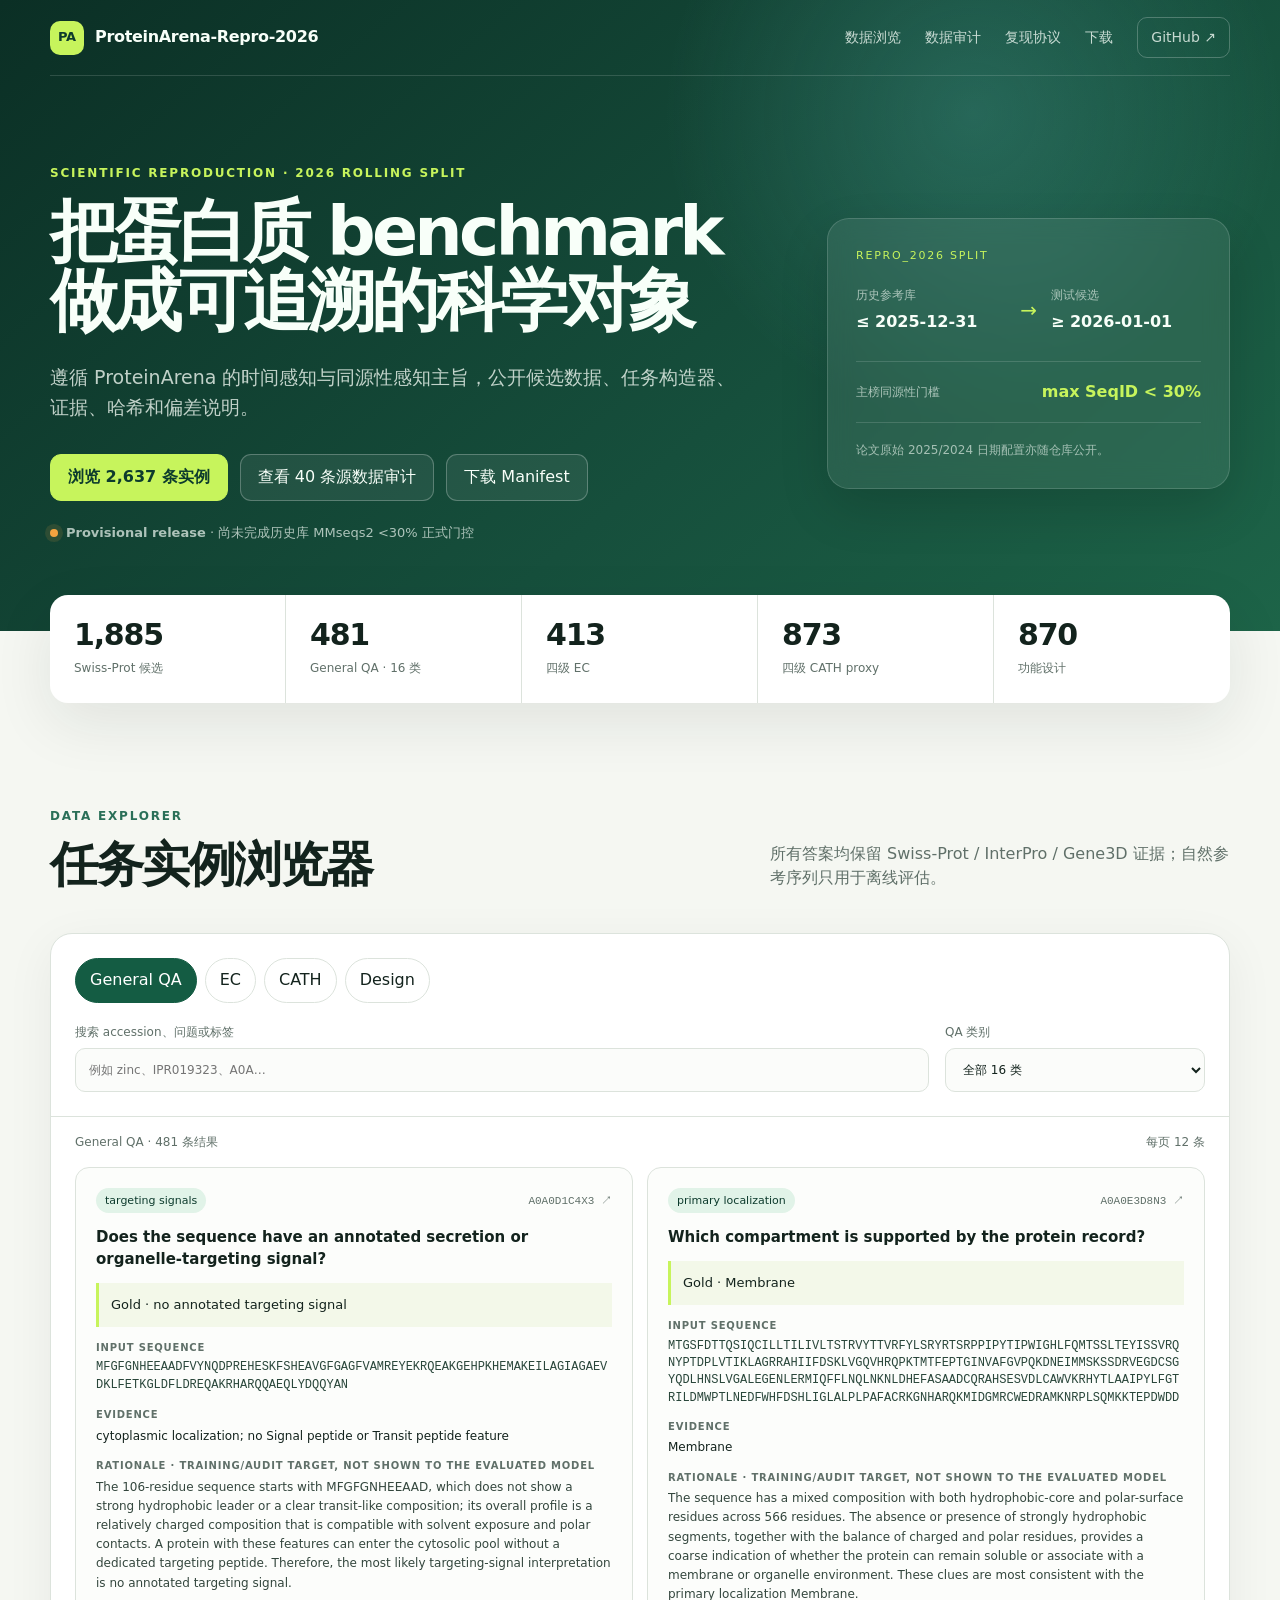
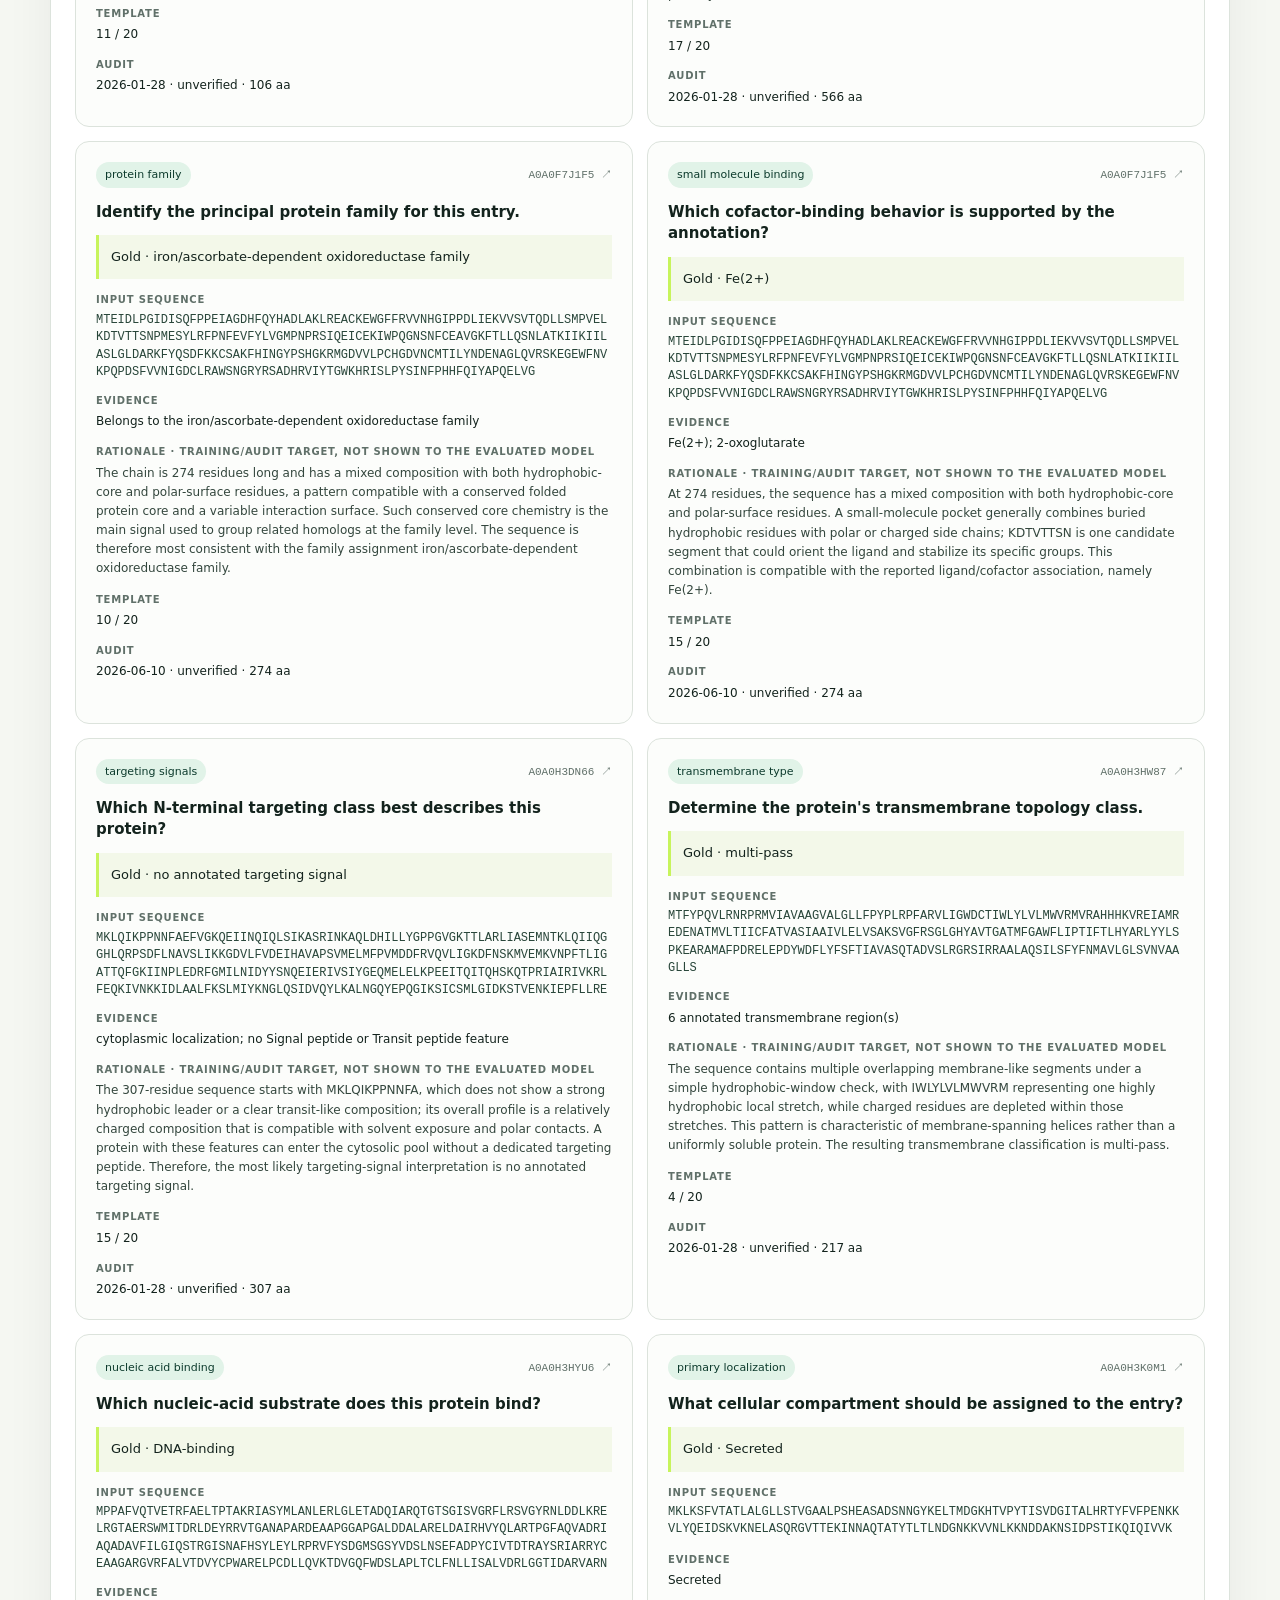
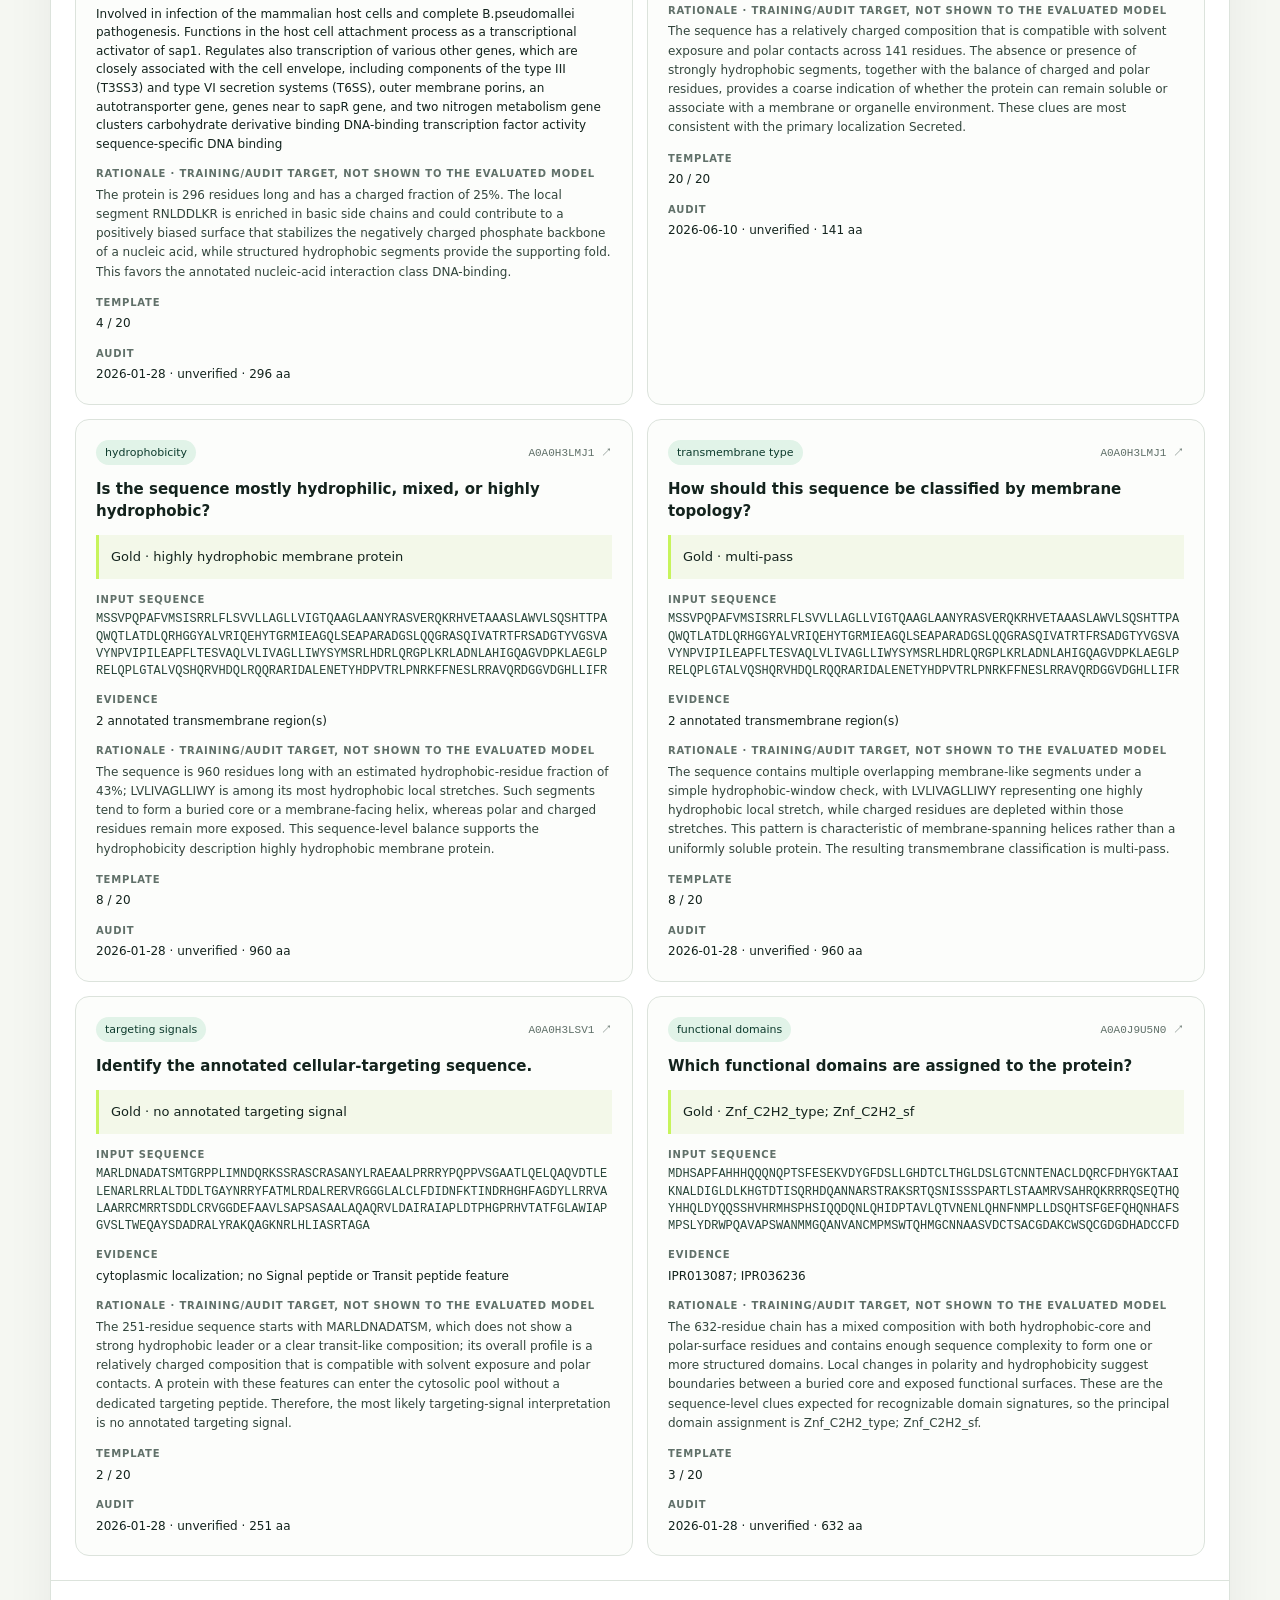
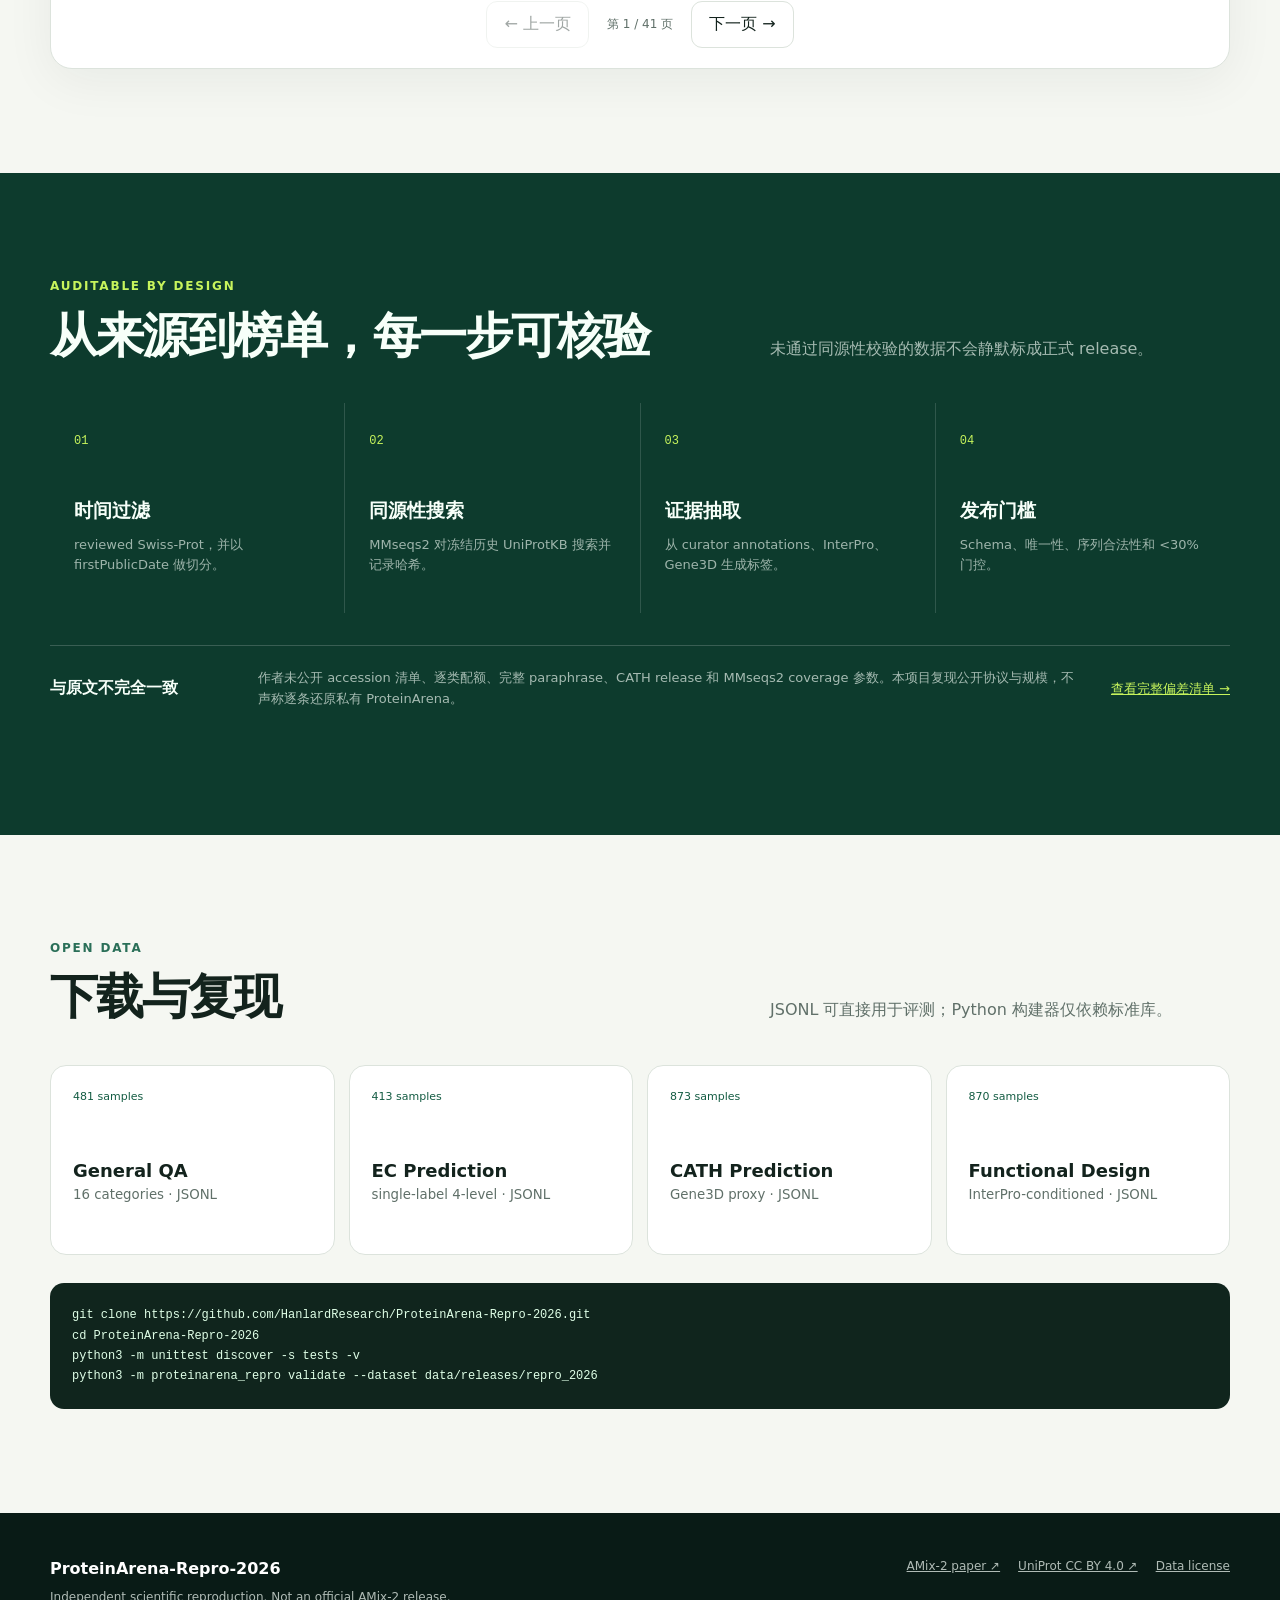
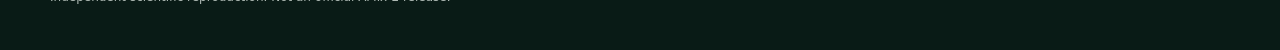
<file: index.html>
<!doctype html>
<html lang="zh-CN">
<head>
  <meta charset="utf-8">
  <meta name="viewport" content="width=device-width, initial-scale=1">
  <meta name="description" content="ProteinArena-Repro-2026：时间感知、同源性可审计的蛋白质理解与设计基准科学复现。">
  <title>ProteinArena-Repro-2026</title>
  <link rel="stylesheet" href="styles.css">
</head>
<body>
  <header class="hero">
    <nav class="nav wrap" aria-label="主导航">
      <a class="brand" href="#top" aria-label="ProteinArena-Repro-2026 首页"><span class="brand-mark">PA</span><span>ProteinArena-Repro-2026</span></a>
      <div class="nav-links">
        <a href="#explorer">数据浏览</a>
        <a href="audit.html">数据审计</a>
        <a href="#protocol">复现协议</a>
        <a href="#downloads">下载</a>
        <a class="github-link" href="https://github.com/HanlardResearch/ProteinArena-Repro-2026">GitHub ↗</a>
      </div>
    </nav>
    <div class="wrap hero-grid" id="top">
      <section>
        <p class="eyebrow">SCIENTIFIC REPRODUCTION · 2026 ROLLING SPLIT</p>
        <h1>把蛋白质 benchmark<br>做成可追溯的科学对象</h1>
        <p class="lead">遵循 ProteinArena 的时间感知与同源性感知主旨，公开候选数据、任务构造器、证据、哈希和偏差说明。</p>
        <div class="hero-actions">
          <a class="button primary" href="#explorer">浏览 2,637 条实例</a>
          <a class="button" href="audit.html">查看 40 条源数据审计</a>
          <a class="button" href="data/releases/repro_2026/manifest.json" download>下载 Manifest</a>
        </div>
        <p class="status-line"><span class="status-dot"></span><strong>Provisional release</strong> · 尚未完成历史库 MMseqs2 &lt;30% 正式门控</p>
      </section>
      <aside class="split-card" aria-label="时间切分协议">
        <p class="card-label">REPRO_2026 SPLIT</p>
        <div class="timeline">
          <div><span>历史参考库</span><strong>≤ 2025-12-31</strong></div>
          <div class="timeline-arrow">→</div>
          <div><span>测试候选</span><strong>≥ 2026-01-01</strong></div>
        </div>
        <div class="threshold"><span>主榜同源性门槛</span><strong>max SeqID &lt; 30%</strong></div>
        <p>论文原始 2025/2024 日期配置亦随仓库公开。</p>
      </aside>
    </div>
  </header>

  <main>
    <section class="wrap metrics" aria-label="数据集规模">
      <article><strong id="candidate-count">1,885</strong><span>Swiss-Prot 候选</span></article>
      <article><strong id="qa-count">481</strong><span>General QA · 16 类</span></article>
      <article><strong id="ec-count">413</strong><span>四级 EC</span></article>
      <article><strong id="cath-count">873</strong><span>四级 CATH proxy</span></article>
      <article><strong id="design-count">870</strong><span>功能设计</span></article>
    </section>

    <section class="wrap section" id="explorer">
      <div class="section-heading">
        <div><p class="eyebrow">DATA EXPLORER</p><h2>任务实例浏览器</h2></div>
        <p>所有答案均保留 Swiss-Prot / InterPro / Gene3D 证据；自然参考序列只用于离线评估。</p>
      </div>
      <div class="explorer-shell">
        <div class="controls">
          <div class="track-tabs" role="tablist" aria-label="任务轨道">
            <button class="track-tab active" data-track="general_qa" role="tab" aria-selected="true">General QA</button>
            <button class="track-tab" data-track="ec" role="tab" aria-selected="false">EC</button>
            <button class="track-tab" data-track="cath" role="tab" aria-selected="false">CATH</button>
            <button class="track-tab" data-track="design" role="tab" aria-selected="false">Design</button>
          </div>
          <div class="filter-row">
            <label>搜索 accession、问题或标签<input id="search" type="search" placeholder="例如 zinc、IPR019323、A0A…"></label>
            <label id="category-label">QA 类别<select id="category"><option value="">全部 16 类</option></select></label>
          </div>
        </div>
        <div class="result-meta"><span id="result-count">正在载入真实数据…</span><span>每页 12 条</span></div>
        <div id="samples" class="sample-grid" aria-live="polite"></div>
        <div class="pager">
          <button id="prev" class="button" disabled>← 上一页</button>
          <span id="page-label">第 1 页</span>
          <button id="next" class="button">下一页 →</button>
        </div>
      </div>
    </section>

    <section class="protocol-section" id="protocol">
      <div class="wrap section">
        <div class="section-heading light">
          <div><p class="eyebrow">AUDITABLE BY DESIGN</p><h2>从来源到榜单，每一步可核验</h2></div>
          <p>未通过同源性校验的数据不会静默标成正式 release。</p>
        </div>
        <ol class="pipeline">
          <li><span>01</span><strong>时间过滤</strong><p>reviewed Swiss-Prot，并以 firstPublicDate 做切分。</p></li>
          <li><span>02</span><strong>同源性搜索</strong><p>MMseqs2 对冻结历史 UniProtKB 搜索并记录哈希。</p></li>
          <li><span>03</span><strong>证据抽取</strong><p>从 curator annotations、InterPro、Gene3D 生成标签。</p></li>
          <li><span>04</span><strong>发布门槛</strong><p>Schema、唯一性、序列合法性和 &lt;30% 门控。</p></li>
        </ol>
        <div class="notice">
          <strong>与原文不完全一致</strong>
          <p>作者未公开 accession 清单、逐类配额、完整 paraphrase、CATH release 和 MMseqs2 coverage 参数。本项目复现公开协议与规模，不声称逐条还原私有 ProteinArena。</p>
          <a href="docs/DEVIATIONS.md">查看完整偏差清单 →</a>
        </div>
      </div>
    </section>

    <section class="wrap section" id="downloads">
      <div class="section-heading">
        <div><p class="eyebrow">OPEN DATA</p><h2>下载与复现</h2></div>
        <p>JSONL 可直接用于评测；Python 构建器仅依赖标准库。</p>
      </div>
      <div class="download-grid">
        <a href="data/releases/repro_2026/general_qa.jsonl" download><span>481 samples</span><strong>General QA</strong><small>16 categories · JSONL</small></a>
        <a href="data/releases/repro_2026/ec.jsonl" download><span>413 samples</span><strong>EC Prediction</strong><small>single-label 4-level · JSONL</small></a>
        <a href="data/releases/repro_2026/cath.jsonl" download><span>873 samples</span><strong>CATH Prediction</strong><small>Gene3D proxy · JSONL</small></a>
        <a href="data/releases/repro_2026/design.jsonl" download><span>870 samples</span><strong>Functional Design</strong><small>InterPro-conditioned · JSONL</small></a>
      </div>
      <pre class="command"><code>git clone https://github.com/HanlardResearch/ProteinArena-Repro-2026.git
cd ProteinArena-Repro-2026
python3 -m unittest discover -s tests -v
python3 -m proteinarena_repro validate --dataset data/releases/repro_2026</code></pre>
    </section>
  </main>

  <footer>
    <div class="wrap footer-grid">
      <div><strong>ProteinArena-Repro-2026</strong><p>Independent scientific reproduction. Not an official AMix-2 release.</p></div>
      <div><a href="https://arxiv.org/abs/2605.30963">AMix-2 paper ↗</a><a href="https://www.uniprot.org/help/license">UniProt CC BY 4.0 ↗</a><a href="DATA_LICENSE.md">Data license</a></div>
    </div>
  </footer>
  <script src="app.js" defer></script>
</body>
</html>
</file>
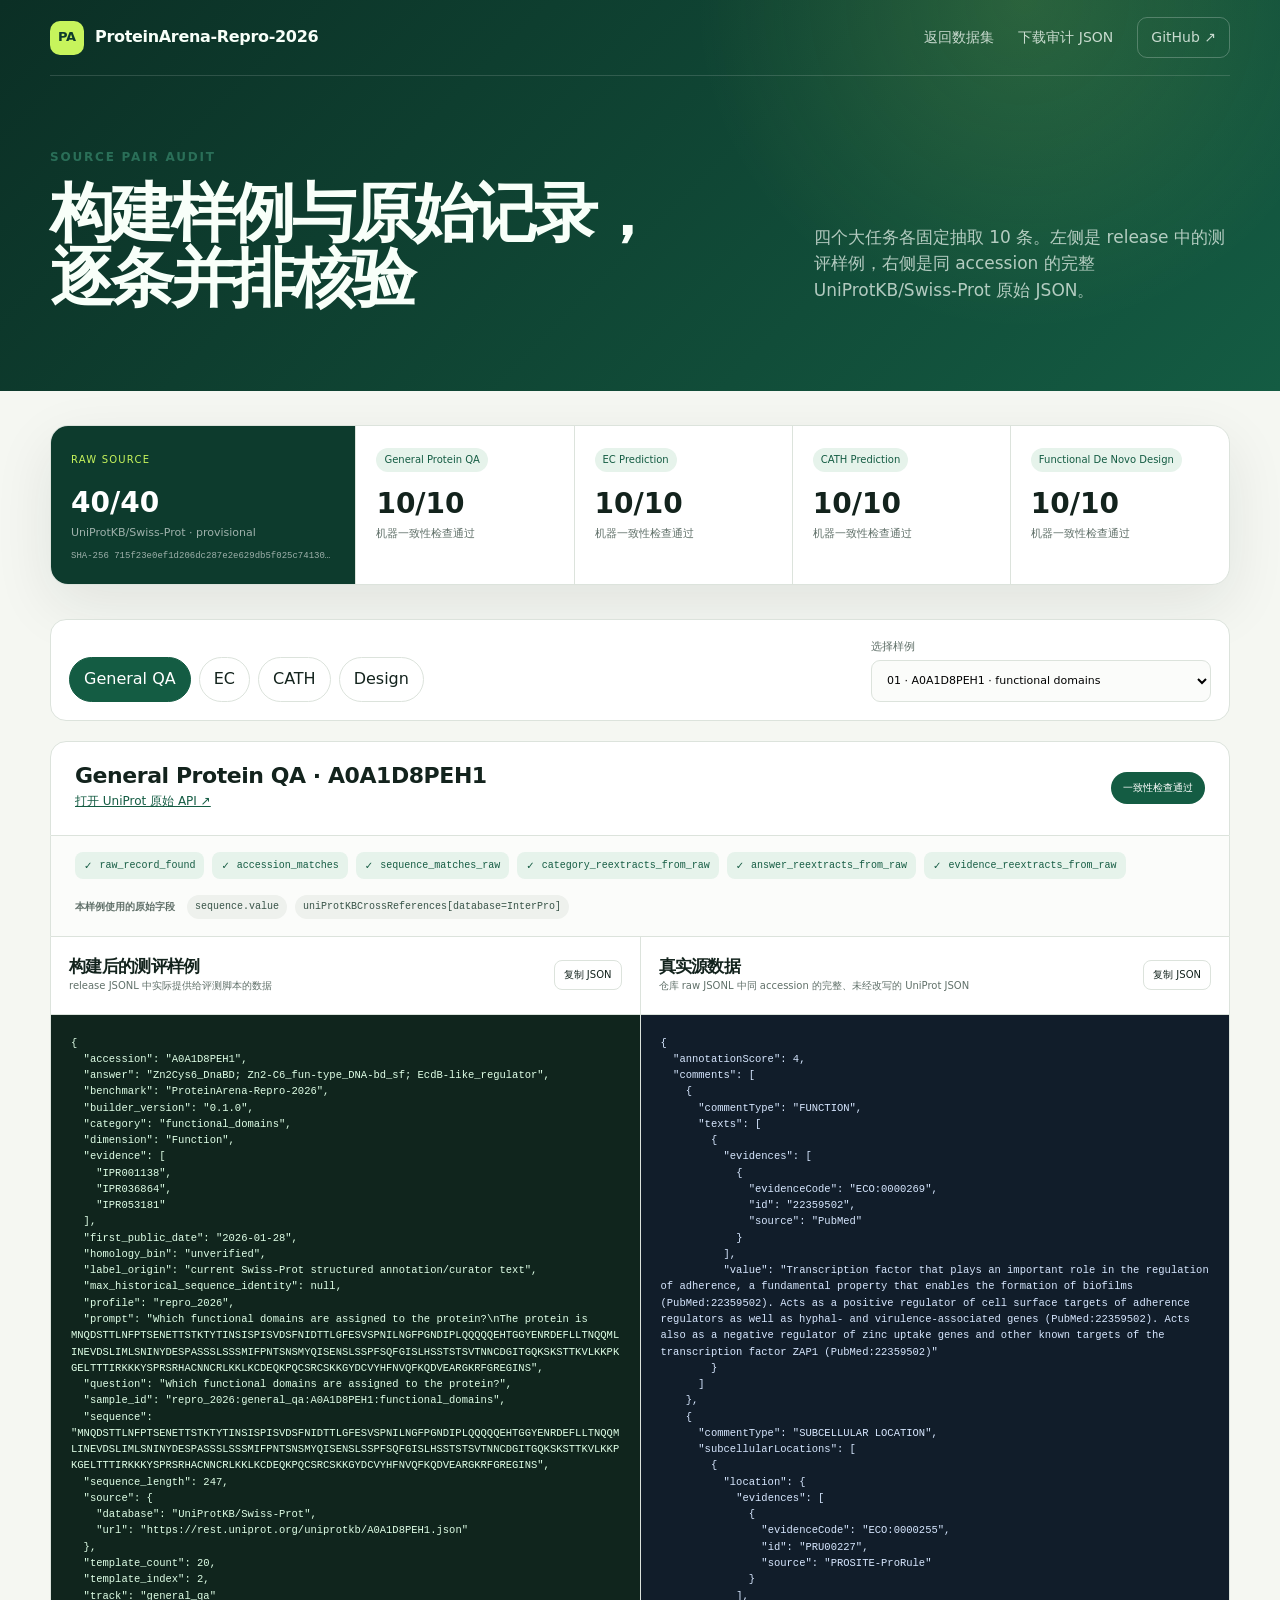
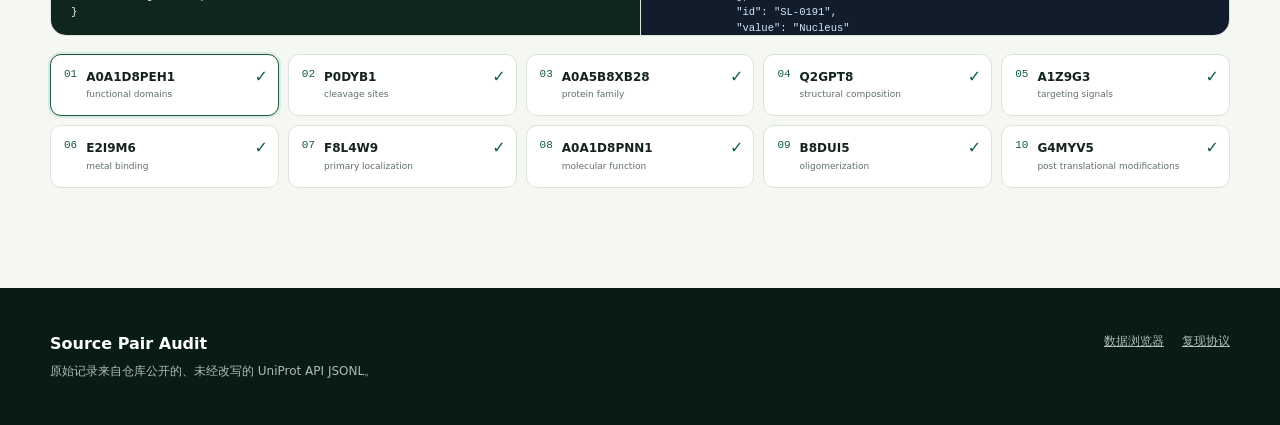
<file: audit.html>
<!doctype html>
<html lang="zh-CN">
<head>
  <meta charset="utf-8">
  <meta name="viewport" content="width=device-width, initial-scale=1">
  <meta name="description" content="ProteinArena-Repro-2026 构建样例与原始 UniProtKB/Swiss-Prot JSON 的逐条一致性审计。">
  <title>数据一致性审计 · ProteinArena-Repro-2026</title>
  <link rel="stylesheet" href="styles.css">
  <link rel="stylesheet" href="audit.css">
</head>
<body>
  <header class="audit-hero">
    <nav class="nav wrap" aria-label="审计导航">
      <a class="brand" href="index.html"><span class="brand-mark">PA</span><span>ProteinArena-Repro-2026</span></a>
      <div class="nav-links"><a href="index.html">返回数据集</a><a href="data/audit/source_pair_audit.json">下载审计 JSON</a><a class="github-link" href="https://github.com/HanlardResearch/ProteinArena-Repro-2026">GitHub ↗</a></div>
    </nav>
    <div class="wrap audit-intro">
      <div><p class="eyebrow">SOURCE PAIR AUDIT</p><h1>构建样例与原始记录，<br>逐条并排核验</h1></div>
      <p>四个大任务各固定抽取 10 条。左侧是 release 中的测评样例，右侧是同 accession 的完整 UniProtKB/Swiss-Prot 原始 JSON。</p>
    </div>
  </header>

  <main class="wrap audit-main">
    <section id="audit-summary" class="audit-summary" aria-live="polite"><p>正在载入审计数据…</p></section>
    <section class="audit-controls" aria-label="审计样例筛选">
      <div class="track-tabs" role="tablist">
        <button class="track-tab active" data-track="general_qa" role="tab" aria-selected="true">General QA</button>
        <button class="track-tab" data-track="ec" role="tab" aria-selected="false">EC</button>
        <button class="track-tab" data-track="cath" role="tab" aria-selected="false">CATH</button>
        <button class="track-tab" data-track="design" role="tab" aria-selected="false">Design</button>
      </div>
      <label>选择样例<select id="audit-sample"></select></label>
    </section>

    <section id="audit-detail" class="audit-detail" aria-live="polite"></section>
    <section id="audit-list" class="audit-list" aria-label="当前任务十条样例"></section>
  </main>

  <footer><div class="wrap footer-grid"><div><strong>Source Pair Audit</strong><p>原始记录来自仓库公开的、未经改写的 UniProt API JSONL。</p></div><div><a href="index.html">数据浏览器</a><a href="docs/PROTOCOL.md">复现协议</a></div></div></footer>
  <script src="audit.js" defer></script>
</body>
</html>
</file>
<file: styles.css>
:root {
  --ink: #13231d;
  --muted: #607069;
  --paper: #f5f7f2;
  --surface: #ffffff;
  --line: #dce3dc;
  --green: #145c43;
  --green-2: #0d3b2d;
  --lime: #c7f45c;
  --amber: #f4a340;
  --blue: #6dd3d1;
  --radius: 18px;
  --shadow: 0 20px 60px rgba(19, 35, 29, .09);
}
* { box-sizing: border-box; }
html { scroll-behavior: smooth; }
body { margin: 0; color: var(--ink); background: var(--paper); font-family: Inter, ui-sans-serif, system-ui, -apple-system, BlinkMacSystemFont, "Segoe UI", sans-serif; line-height: 1.55; }
a { color: inherit; }
button, input, select { font: inherit; }
button { color: inherit; }
.wrap { width: min(1180px, calc(100% - 40px)); margin: 0 auto; }
.hero { color: #f8fff9; background: radial-gradient(circle at 76% 18%, rgba(109,211,209,.2), transparent 28%), linear-gradient(140deg, #0b2f25 0%, #164f3c 60%, #1d6448 100%); padding-bottom: 88px; }
.nav { min-height: 76px; display: flex; align-items: center; justify-content: space-between; gap: 24px; border-bottom: 1px solid rgba(255,255,255,.14); }
.brand { display: flex; align-items: center; gap: 11px; text-decoration: none; font-weight: 720; letter-spacing: -.02em; }
.brand-mark { display: grid; place-items: center; width: 34px; height: 34px; border-radius: 10px; background: var(--lime); color: var(--green-2); font-size: 13px; }
.nav-links { display: flex; align-items: center; gap: 24px; font-size: 14px; }
.nav-links a { text-decoration: none; opacity: .78; }
.nav-links a:hover { opacity: 1; }
.github-link { padding: 9px 13px; border: 1px solid rgba(255,255,255,.3); border-radius: 10px; }
.hero-grid { display: grid; grid-template-columns: 1.4fr .8fr; gap: 72px; align-items: center; padding-top: 88px; }
.eyebrow { margin: 0 0 14px; color: #2a6f58; font-size: 12px; font-weight: 760; letter-spacing: .15em; }
.hero .eyebrow, .light .eyebrow { color: var(--lime); }
h1 { margin: 0; max-width: 760px; font-size: clamp(42px, 5.4vw, 68px); line-height: 1.02; letter-spacing: -.055em; }
h2 { margin: 0; font-size: clamp(30px, 4vw, 48px); line-height: 1.08; letter-spacing: -.04em; }
.lead { max-width: 690px; margin: 28px 0 0; color: rgba(248,255,249,.76); font-size: 19px; }
.hero-actions { display: flex; flex-wrap: wrap; gap: 12px; margin-top: 32px; }
.button { display: inline-flex; align-items: center; justify-content: center; min-height: 44px; padding: 10px 17px; border: 1px solid var(--line); border-radius: 11px; background: var(--surface); text-decoration: none; cursor: pointer; transition: transform .15s ease, border-color .15s ease; }
.button:hover { transform: translateY(-1px); border-color: #9cad9f; }
.hero .button { color: #f8fff9; background: rgba(255,255,255,.07); border-color: rgba(255,255,255,.25); }
.hero .button.primary { color: var(--green-2); background: var(--lime); border-color: var(--lime); font-weight: 720; }
.status-line { margin: 22px 0 0; color: rgba(248,255,249,.68); font-size: 13px; }
.status-dot { display: inline-block; width: 8px; height: 8px; margin-right: 8px; border-radius: 50%; background: var(--amber); box-shadow: 0 0 0 5px rgba(244,163,64,.12); }
.split-card { padding: 28px; border: 1px solid rgba(255,255,255,.15); border-radius: 22px; background: rgba(255,255,255,.08); backdrop-filter: blur(12px); box-shadow: 0 20px 50px rgba(0,0,0,.14); }
.card-label { margin: 0 0 22px; color: var(--lime); font-size: 11px; letter-spacing: .16em; }
.timeline { display: grid; grid-template-columns: 1fr auto 1fr; gap: 14px; align-items: center; }
.timeline div:not(.timeline-arrow) { display: grid; gap: 5px; }
.timeline span, .threshold span { color: rgba(248,255,249,.62); font-size: 12px; }
.timeline strong { font-size: 16px; }
.timeline-arrow { color: var(--lime); font-size: 20px; }
.threshold { display: flex; align-items: center; justify-content: space-between; gap: 20px; margin: 26px 0 0; padding: 18px 0; border-top: 1px solid rgba(255,255,255,.14); border-bottom: 1px solid rgba(255,255,255,.14); }
.threshold strong { color: var(--lime); }
.split-card > p:last-child { margin: 18px 0 0; color: rgba(248,255,249,.6); font-size: 12px; }
.metrics { display: grid; grid-template-columns: repeat(5, 1fr); margin-top: -36px; border-radius: var(--radius); background: var(--surface); box-shadow: var(--shadow); overflow: hidden; }
.metrics article { padding: 25px 24px; border-right: 1px solid var(--line); }
.metrics article:last-child { border-right: 0; }
.metrics strong { display: block; font-size: 30px; line-height: 1; letter-spacing: -.04em; }
.metrics span { display: block; margin-top: 9px; color: var(--muted); font-size: 12px; }
.section { padding-top: 104px; padding-bottom: 104px; }
.section-heading { display: grid; grid-template-columns: 1fr minmax(280px, 460px); gap: 50px; align-items: end; margin-bottom: 42px; }
.section-heading > p { margin: 0; color: var(--muted); }
.explorer-shell { border: 1px solid var(--line); border-radius: 22px; background: var(--surface); box-shadow: 0 12px 50px rgba(19,35,29,.06); overflow: hidden; }
.controls { padding: 24px; border-bottom: 1px solid var(--line); }
.track-tabs { display: flex; gap: 8px; flex-wrap: wrap; }
.track-tab { padding: 9px 14px; border: 1px solid var(--line); border-radius: 999px; background: transparent; cursor: pointer; }
.track-tab.active { color: #fff; background: var(--green); border-color: var(--green); }
.filter-row { display: grid; grid-template-columns: 1fr 260px; gap: 16px; margin-top: 20px; }
.filter-row label { color: var(--muted); font-size: 12px; }
.filter-row input, .filter-row select { display: block; width: 100%; height: 44px; margin-top: 6px; padding: 0 13px; border: 1px solid var(--line); border-radius: 10px; color: var(--ink); background: #fbfcfa; }
.result-meta { display: flex; justify-content: space-between; gap: 20px; padding: 16px 24px; color: var(--muted); font-size: 12px; }
.sample-grid { display: grid; grid-template-columns: repeat(2, minmax(0,1fr)); gap: 14px; padding: 0 24px 24px; }
.sample { min-width: 0; padding: 20px; border: 1px solid var(--line); border-radius: 14px; background: #fcfdfb; }
.sample-top { display: flex; align-items: center; justify-content: space-between; gap: 12px; margin-bottom: 14px; }
.badge { display: inline-flex; align-items: center; max-width: 75%; padding: 4px 9px; border-radius: 999px; color: var(--green-2); background: #e1f3e8; font-size: 11px; overflow: hidden; text-overflow: ellipsis; white-space: nowrap; }
.accession { color: var(--muted); font: 11px ui-monospace, SFMono-Regular, Menlo, monospace; text-decoration: none; }
.sample h3 { margin: 0 0 12px; font-size: 15px; line-height: 1.45; }
.answer { margin: 0; padding: 12px; border-left: 3px solid var(--lime); background: #f3f8e9; font-size: 13px; }
.field { margin-top: 13px; }
.field strong { display: block; margin-bottom: 4px; color: var(--muted); font-size: 10px; letter-spacing: .08em; text-transform: uppercase; }
.field p { margin: 0; font-size: 12px; }
.sequence { max-height: 68px; overflow: auto; word-break: break-all; color: #29463a; font: 11px/1.45 ui-monospace, SFMono-Regular, Menlo, monospace; }
.rationale { max-height: 180px; overflow: auto; color: #33463d; line-height: 1.6; }
.pager { display: flex; align-items: center; justify-content: center; gap: 18px; padding: 20px; border-top: 1px solid var(--line); }
.pager span { color: var(--muted); font-size: 12px; }
.button:disabled { opacity: .4; cursor: not-allowed; transform: none; }
.empty { grid-column: 1 / -1; padding: 40px; text-align: center; color: var(--muted); }
.protocol-section { color: #f7fff9; background: var(--green-2); }
.section-heading.light > p { color: rgba(247,255,249,.65); }
.pipeline { display: grid; grid-template-columns: repeat(4,1fr); gap: 1px; margin: 0; padding: 0; list-style: none; background: rgba(255,255,255,.14); }
.pipeline li { min-height: 210px; padding: 24px; background: var(--green-2); }
.pipeline span { color: var(--lime); font: 12px ui-monospace, monospace; }
.pipeline strong { display: block; margin-top: 44px; font-size: 19px; }
.pipeline p { margin: 9px 0 0; color: rgba(247,255,249,.62); font-size: 13px; }
.notice { display: grid; grid-template-columns: 180px 1fr auto; gap: 28px; align-items: center; margin-top: 32px; padding: 22px 0; border-top: 1px solid rgba(255,255,255,.18); }
.notice p { margin: 0; color: rgba(247,255,249,.65); font-size: 13px; }
.notice a { color: var(--lime); font-size: 13px; }
.download-grid { display: grid; grid-template-columns: repeat(4,1fr); gap: 14px; }
.download-grid a { display: grid; min-height: 190px; padding: 22px; border: 1px solid var(--line); border-radius: 16px; background: var(--surface); text-decoration: none; transition: transform .15s ease, box-shadow .15s ease; }
.download-grid a:hover { transform: translateY(-3px); box-shadow: var(--shadow); }
.download-grid span { color: var(--green); font-size: 11px; }
.download-grid strong { align-self: end; font-size: 18px; }
.download-grid small { color: var(--muted); }
.command { margin: 28px 0 0; padding: 22px; overflow: auto; border-radius: 14px; color: #dfffe7; background: #10251d; font: 12px/1.7 ui-monospace, SFMono-Regular, Menlo, monospace; }
footer { padding: 44px 0; color: rgba(247,255,249,.7); background: #091b16; }
.footer-grid { display: flex; justify-content: space-between; gap: 40px; }
.footer-grid strong { color: #fff; }
.footer-grid p { margin: 6px 0 0; font-size: 12px; }
.footer-grid > div:last-child { display: flex; flex-wrap: wrap; gap: 18px; align-items: start; font-size: 12px; }
@media (max-width: 900px) {
  .hero-grid { grid-template-columns: 1fr; gap: 42px; }
  .metrics { grid-template-columns: repeat(2,1fr); }
  .metrics article { border-bottom: 1px solid var(--line); }
  .section-heading { grid-template-columns: 1fr; gap: 18px; }
  .pipeline, .download-grid { grid-template-columns: repeat(2,1fr); }
  .notice { grid-template-columns: 1fr; }
}
@media (max-width: 640px) {
  .wrap { width: min(100% - 24px, 1180px); }
  .nav { align-items: flex-start; padding: 18px 0; }
  .nav-links a:not(.github-link) { display: none; }
  .brand span:last-child { max-width: 190px; }
  .hero-grid { padding-top: 58px; }
  .hero { padding-bottom: 70px; }
  .metrics { grid-template-columns: 1fr 1fr; }
  .metrics article:last-child { grid-column: 1 / -1; }
  .section { padding-top: 76px; padding-bottom: 76px; }
  .filter-row, .sample-grid, .pipeline, .download-grid { grid-template-columns: 1fr; }
  .sample-grid { padding: 0 14px 14px; }
  .controls { padding: 16px; }
  .result-meta { padding: 14px 16px; }
  .timeline { grid-template-columns: 1fr; }
  .timeline-arrow { transform: rotate(90deg); width: min-content; }
  .footer-grid { flex-direction: column; }
}
</file>
<file: audit.css>
.audit-hero { color: #f8fff9; background: radial-gradient(circle at 80% 0%, rgba(199,244,92,.14), transparent 30%), linear-gradient(135deg, #0b2f25, #145c43); }
.audit-intro { display: grid; grid-template-columns: 1.25fr .75fr; gap: 70px; align-items: end; padding: 72px 0 80px; }
.audit-intro h1 { font-size: clamp(40px, 5vw, 64px); }
.audit-intro > p { margin: 0 0 8px; color: rgba(248,255,249,.7); font-size: 17px; }
.audit-main { padding-top: 34px; padding-bottom: 100px; }
.audit-summary { display: grid; grid-template-columns: 1.4fr repeat(4, 1fr); border: 1px solid var(--line); border-radius: 18px; background: var(--surface); box-shadow: var(--shadow); overflow: hidden; }
.audit-summary article { min-width: 0; padding: 20px; border-right: 1px solid var(--line); }
.audit-summary article:last-child { border-right: 0; }
.audit-summary strong { display: block; margin-top: 18px; font-size: 28px; line-height: 1; }
.audit-summary p { margin: 7px 0 0; color: var(--muted); font-size: 11px; }
.audit-summary code { display: block; margin-top: 9px; overflow: hidden; color: var(--muted); font-size: 9px; text-overflow: ellipsis; white-space: nowrap; }
.audit-summary .source-card { color: #fff; background: var(--green-2); }
.audit-summary .source-card span { color: var(--lime); font-size: 10px; letter-spacing: .12em; }
.audit-summary .source-card p, .audit-summary .source-card code { color: rgba(255,255,255,.6); }
.audit-controls { display: flex; align-items: end; justify-content: space-between; gap: 24px; margin: 34px 0 20px; padding: 18px; border: 1px solid var(--line); border-radius: 16px; background: var(--surface); }
.audit-controls label { min-width: 340px; color: var(--muted); font-size: 11px; }
.audit-controls select { display: block; width: 100%; height: 42px; margin-top: 5px; padding: 0 11px; border: 1px solid var(--line); border-radius: 9px; background: #fbfcfa; }
.audit-detail { scroll-margin-top: 18px; }
.audit-status { display: flex; align-items: center; justify-content: space-between; gap: 24px; padding: 22px 24px; border: 1px solid var(--line); border-radius: 16px 16px 0 0; background: var(--surface); }
.audit-status h2 { font-size: 22px; letter-spacing: -.02em; }
.audit-status a { color: var(--green); font-size: 12px; }
.audit-tag { display: inline-flex; width: fit-content; padding: 4px 8px; border-radius: 999px; color: var(--green); background: #e6f3eb; font-size: 10px; white-space: nowrap; }
.audit-tag.pass { padding: 8px 12px; color: #fff; background: var(--green); }
.audit-tag.fail { padding: 8px 12px; color: #fff; background: #a6372f; }
.audit-tag.path { color: #385448; background: #eef1ed; font-family: ui-monospace, SFMono-Regular, Menlo, monospace; }
.check-grid { display: flex; flex-wrap: wrap; gap: 8px; padding: 16px 24px; border-right: 1px solid var(--line); border-left: 1px solid var(--line); background: #fbfcfa; }
.check-grid > div { display: flex; align-items: center; gap: 7px; padding: 6px 9px; border-radius: 8px; font-size: 10px; }
.check-grid code { font-size: 10px; }
.check-pass { color: #155c43; background: #e6f3eb; }
.check-fail { color: #8c2823; background: #f9e8e6; }
.source-paths { display: flex; flex-wrap: wrap; align-items: center; gap: 8px; padding: 0 24px 17px; border-right: 1px solid var(--line); border-left: 1px solid var(--line); background: #fbfcfa; }
.source-paths strong { margin-right: 4px; color: var(--muted); font-size: 10px; }
.comparison-grid { display: grid; grid-template-columns: 1fr 1fr; gap: 1px; border: 1px solid var(--line); border-radius: 0 0 16px 16px; background: var(--line); overflow: hidden; }
.compare-panel { min-width: 0; background: var(--surface); }
.compare-panel header { display: flex; align-items: center; justify-content: space-between; gap: 18px; min-height: 78px; padding: 16px 18px; border-bottom: 1px solid var(--line); }
.compare-panel h2 { font-size: 17px; }
.compare-panel header p { margin: 3px 0 0; color: var(--muted); font-size: 10px; }
.copy-button { flex: 0 0 auto; padding: 6px 9px; border: 1px solid var(--line); border-radius: 8px; background: transparent; cursor: pointer; font-size: 10px; }
.compare-panel pre { height: 620px; margin: 0; padding: 20px; overflow: auto; color: #dfffe7; background: #10251d; font: 10.5px/1.55 ui-monospace, SFMono-Regular, Menlo, monospace; white-space: pre-wrap; overflow-wrap: anywhere; }
.raw-panel pre { color: #d7e7ff; background: #111d2a; }
.audit-list { display: grid; grid-template-columns: repeat(5,1fr); gap: 9px; margin-top: 18px; }
.audit-list-item { position: relative; display: grid; grid-template-columns: auto 1fr; gap: 2px 9px; min-width: 0; padding: 13px; border: 1px solid var(--line); border-radius: 11px; text-align: left; background: var(--surface); cursor: pointer; }
.audit-list-item.active { border-color: var(--green); box-shadow: 0 0 0 2px rgba(20,92,67,.1); }
.audit-list-item > span { grid-row: 1 / 3; color: var(--green); font: 11px ui-monospace, monospace; }
.audit-list-item strong { min-width: 0; overflow: hidden; font-size: 12px; text-overflow: ellipsis; }
.audit-list-item small { min-width: 0; overflow: hidden; color: var(--muted); font-size: 9px; text-overflow: ellipsis; white-space: nowrap; }
.audit-list-item em { position: absolute; top: 10px; right: 10px; color: var(--green); font-style: normal; }
@media (max-width: 1000px) {
  .audit-summary { grid-template-columns: repeat(2,1fr); }
  .audit-summary article { border-bottom: 1px solid var(--line); }
  .comparison-grid { grid-template-columns: 1fr; }
  .audit-list { grid-template-columns: repeat(2,1fr); }
}
@media (max-width: 700px) {
  .audit-intro { grid-template-columns: 1fr; gap: 28px; padding: 50px 0 58px; }
  .audit-summary { grid-template-columns: 1fr 1fr; }
  .audit-summary .source-card { grid-column: 1 / -1; }
  .audit-controls { align-items: stretch; flex-direction: column; }
  .audit-controls label { min-width: 0; }
  .audit-status { align-items: flex-start; flex-direction: column; }
  .compare-panel pre { height: 480px; }
  .audit-list { grid-template-columns: 1fr; }
}
</file>
